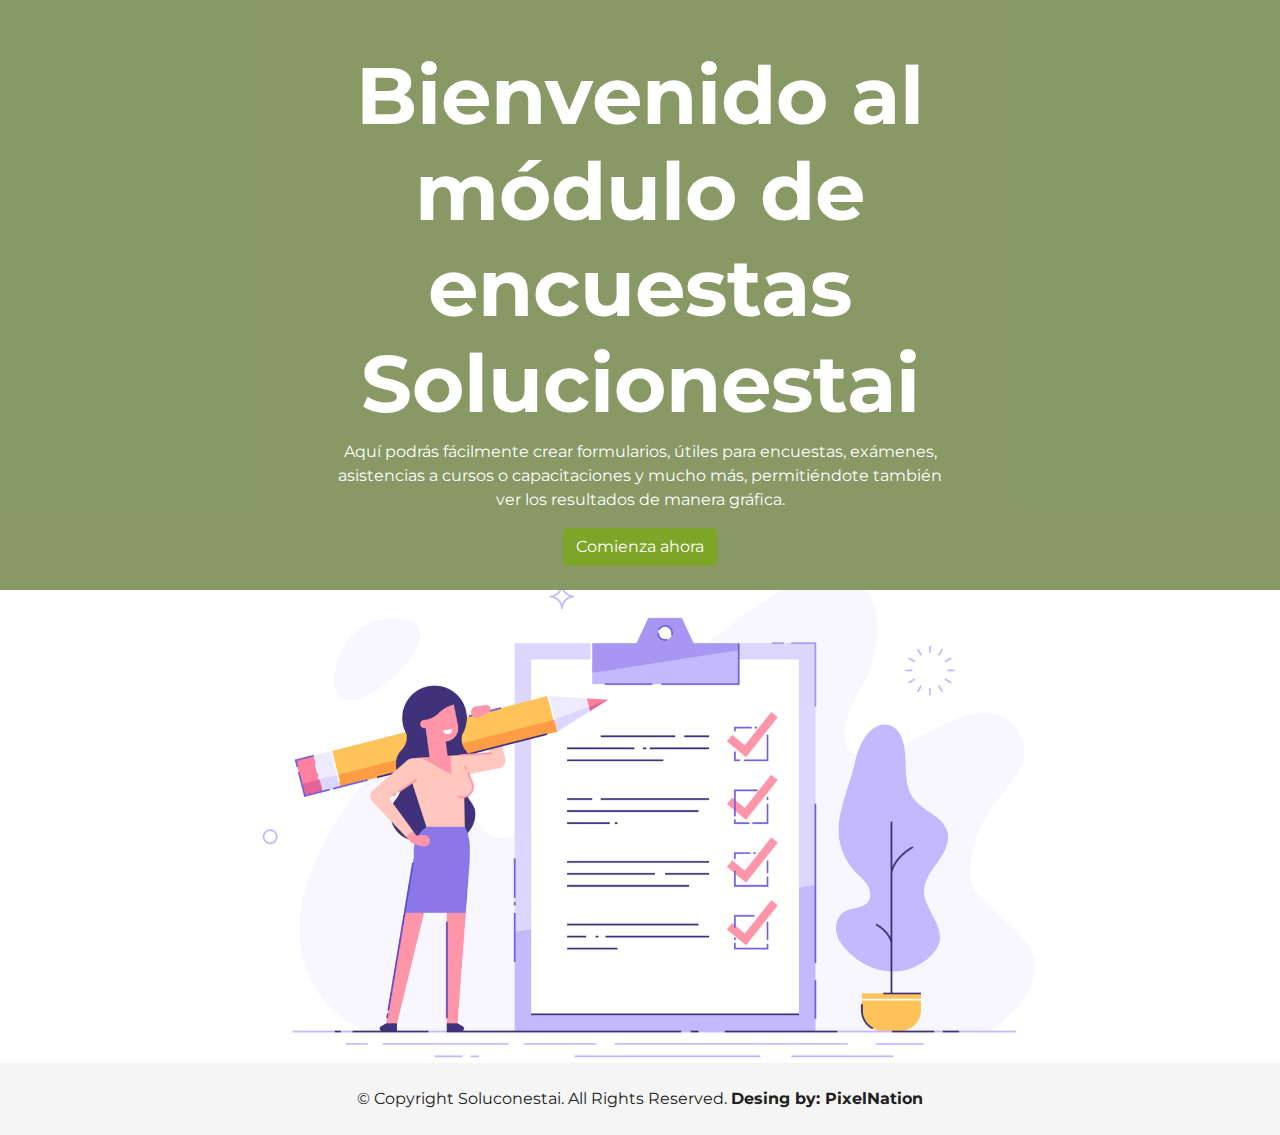
<file: index.html>
<!DOCTYPE html>
<html lang="en">
<head>
    <meta charset="UTF-8">
    <meta http-equiv="X-UA-Compatible" content="IE=edge">
    <meta name="viewport" content="width=device-width, initial-scale=1.0">
    
    <link href="https://cdn.jsdelivr.net/npm/bootstrap@5.1.3/dist/css/bootstrap.min.css" rel="stylesheet" integrity="sha384-1BmE4kWBq78iYhFldvKuhfTAU6auU8tT94WrHftjDbrCEXSU1oBoqyl2QvZ6jIW3" crossorigin="anonymous">
    <script src="https://cdn.jsdelivr.net/npm/bootstrap@5.1.3/dist/js/bootstrap.bundle.min.js" integrity="sha384-ka7Sk0Gln4gmtz2MlQnikT1wXgYsOg+OMhuP+IlRH9sENBO0LRn5q+8nbTov4+1p" crossorigin="anonymous"></script>
	<link rel="shortcut icon" href="./assets/img/favicon.ico" type="image/ico">
    <link rel="stylesheet" href="./assets/bootstrap/css/bootstrap.css">
    <link rel="stylesheet" href="./assets/css/style.css">
    <link rel="stylesheet" href="https://cdnjs.cloudflare.com/ajax/libs/font-awesome/6.0.0-beta2/css/all.min.css">
    <meta name="viewport" content="width=device-width, user-scalable=no, initial-scale=1.0, maximum-scale=1.0, minimum-scale=1.0">

	<!--Color de tema-->
	<meta name="theme-color" content="#608B41">

	<!--Optimización-->
	<meta name="MobileOptimized" content="width">
	<meta name="HandheldFriendly" content="true">

	<!--Apple-->
	<meta name="apple-mobile-web-app-capable" content="yes">
	<meta name="apple-mobile-web-app-status-bar-style" content="black-translucent">
	<link rel="apple-touch-icon" href="./assets/img/favicon.ico">
	<link rel="apple-touch-startup-image" href="./assets/img/favicon.ico">

	<link rel="manifest" href="./manifest.json">

	<script src="https://ajax.googleapis.com/ajax/libs/jquery/3.6.0/jquery.min.js"></script>
	<script src="./assets/js/main.js"></script>

    <title>LogIn</title>
</head>

<body>

<div class="container-fluid bg-green-l p-4">
	<div class="row justify-content-center mt-4">
		<div class="col-sm-6 text-center">
			<h1 class="display-1 fw-bolder">Bienvenido al módulo de encuestas Solucionestai</h1>
			<p>Aquí podrás fácilmente crear formularios, útiles para encuestas, exámenes, asistencias a cursos o
				capacitaciones y mucho más, permitiéndote también ver los resultados de manera gráfica.</p>

			<a href="./login.html" class="btn bg-green">Comienza ahora</a>
		</div>
	</div>
</div>

<div class="container-fluid text-center bg-white">
	<img class="img-fluid" width="900" src="./assets/img/encuesta.png">
</div>

<div class="container my-4 ">
    <div class="row">
        <div class="col-12 text-center">© Copyright Soluconestai. All Rights Reserved. <b>Desing by: PixelNation</b></div>
    </div>
</div>
</body>
</html>
</file>
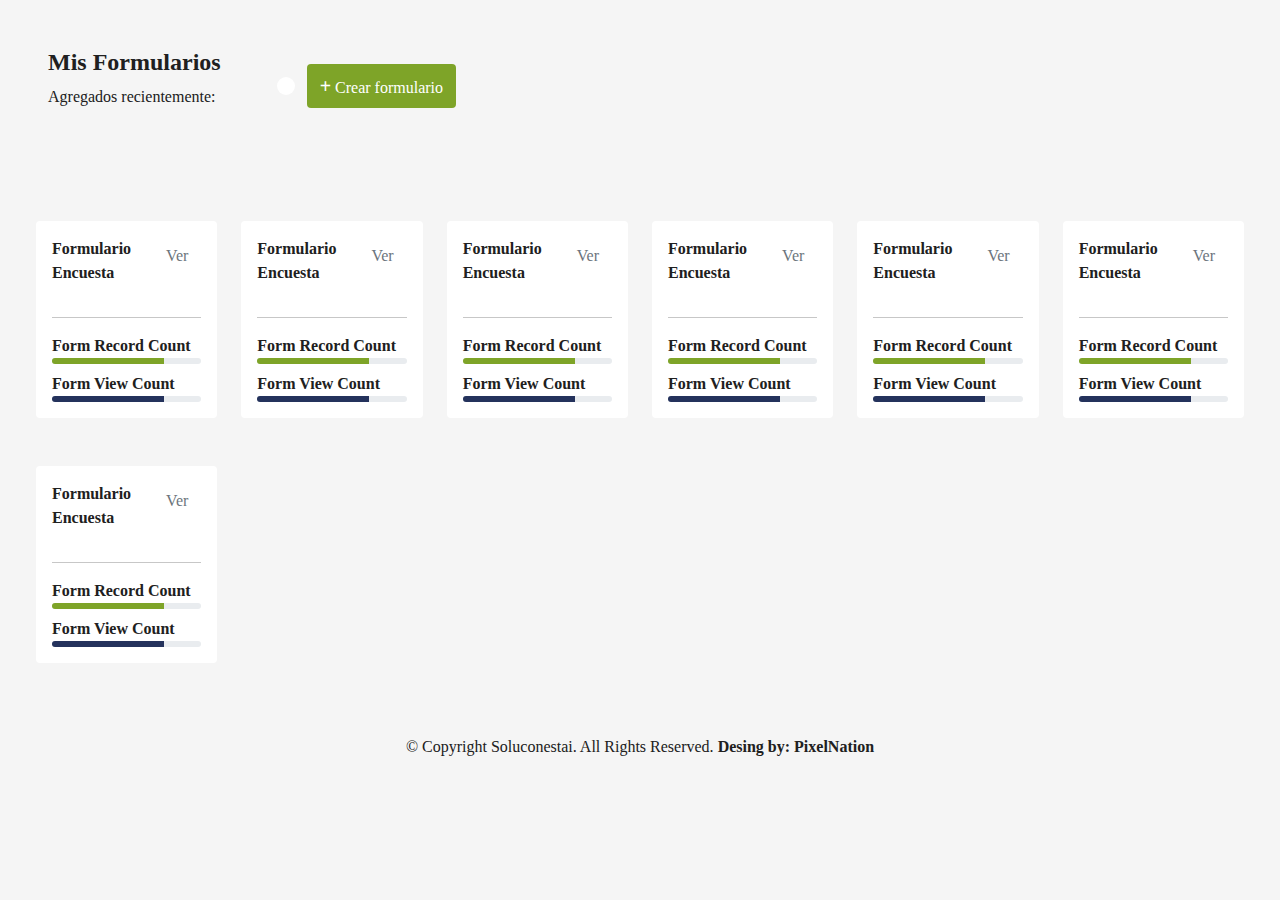
<file: agregar.html>
<!DOCTYPE html>
<html lang="en">
<head>
    <meta charset="UTF-8">
    <meta http-equiv="X-UA-Compatible" content="IE=edge">
    <meta name="viewport" content="width=device-width, initial-scale=1.0">
    
    <link href="https://cdn.jsdelivr.net/npm/bootstrap@5.1.3/dist/css/bootstrap.min.css" rel="stylesheet" integrity="sha384-1BmE4kWBq78iYhFldvKuhfTAU6auU8tT94WrHftjDbrCEXSU1oBoqyl2QvZ6jIW3" crossorigin="anonymous">
    <script src="https://cdn.jsdelivr.net/npm/bootstrap@5.1.3/dist/js/bootstrap.bundle.min.js" integrity="sha384-ka7Sk0Gln4gmtz2MlQnikT1wXgYsOg+OMhuP+IlRH9sENBO0LRn5q+8nbTov4+1p" crossorigin="anonymous"></script>
	<link rel="shortcut icon" href="./assets/img/favicon.ico" type="image/ico">
    <link rel="stylesheet" href="./assets/bootstrap/css/bootstrap.css">
    <link rel="stylesheet" href="./assets/css/style.css">
    <link rel="stylesheet" href="https://cdnjs.cloudflare.com/ajax/libs/font-awesome/6.0.0-beta2/css/all.min.css">
    <meta name="viewport" content="width=device-width, user-scalable=no, initial-scale=1.0, maximum-scale=1.0, minimum-scale=1.0">

	<!--Color de tema-->
	<meta name="theme-color" content="#608B41">

	<!--Optimización-->
	<meta name="MobileOptimized" content="width">
	<meta name="HandheldFriendly" content="true">

	<!--Apple-->
	<meta name="apple-mobile-web-app-capable" content="yes">
	<meta name="apple-mobile-web-app-status-bar-style" content="black-translucent">
	<link rel="apple-touch-icon" href="./assets/img/favicon.ico">
	<link rel="apple-touch-startup-image" href="./assets/img/favicon.ico">

	<link rel="manifest" href="manifest.json">

	<script src="https://ajax.googleapis.com/ajax/libs/jquery/3.6.0/jquery.min.js"></script>
	<script src="./assets/js/main.js"></script>

    <title>LogIn</title>
</head>

<body>

<div class="container-fluid">
	<div class="row align-items-center">
		<div class="col-sm-12 p-4 d-flex align-items-center">
			<div class="p-4">
				<h4 class="fw-bolder">Mis Formularios</h4>
				<p>Agregados recientemente: </p>
			</div>
			<div class="p-4">
				<a href="" class="mx-2 bg-white btn rounded-circle p-2 fa fa-search fs-5 my-3"></a>

				<a href="./forms.html" class="btn bg-green "> <span class="fw-bolder fs-5">+</span> Crear formulario</a>
			</div>
		</div>
	</div>

	<div class="row p-4">
		<div class="col-md-12">
			<div class="card-group row">
				<div class="col-md-2 my-4">
					<div class="card card-hover border-0" style="max-width: 16em;">
						<div class="card-body">
							<div class="d-flex justify-content-around">
								<p class="fw-bolder">Formulario Encuesta</p>
								<a class="btn text-muted" href="">Ver</a>
							</div>

							<hr>
							<div class="mt-2">
								<p class="m-0 fw-bolder">Form Record Count</p>
								<div class="progress" style="height: 6px;">
									<div class="progress-bar bg-green" role="progressbar" style="width: 75%"
										aria-valuenow="75" aria-valuemin="0" aria-valuemax="100"></div>
								</div>

								<div class="mt-2">
									<p class="m-0 fw-bolder">Form View Count</p>
									<div class="progress" style="height: 6px;">
										<div class="progress-bar bg-blue" role="progressbar" style="width: 75%"
											aria-valuenow="75" aria-valuemin="0" aria-valuemax="100"></div>
									</div>
								</div>
							</div>
						</div>
					</div>
				</div>

				<div class="col-md-2 my-4">
					<div class="card card-hover border-0" style="max-width: 16em;">
						<div class="card-body">
							<div class="d-flex justify-content-around">
								<p class="fw-bolder">Formulario Encuesta</p>
								<a class="btn text-muted" href="">Ver</a>
							</div>

							<hr>
							<div class="mt-2">
								<p class="m-0 fw-bolder">Form Record Count</p>
								<div class="progress" style="height: 6px;">
									<div class="progress-bar bg-green" role="progressbar" style="width: 75%"
										aria-valuenow="75" aria-valuemin="0" aria-valuemax="100"></div>
								</div>

								<div class="mt-2">
									<p class="m-0 fw-bolder">Form View Count</p>
									<div class="progress" style="height: 6px;">
										<div class="progress-bar bg-blue" role="progressbar" style="width: 75%"
											aria-valuenow="75" aria-valuemin="0" aria-valuemax="100"></div>
									</div>
								</div>
							</div>
						</div>
					</div>
				</div>

				<div class="col-md-2 my-4">
					<div class="card card-hover border-0" style="max-width: 16em;">
						<div class="card-body">
							<div class="d-flex justify-content-around">
								<p class="fw-bolder">Formulario Encuesta</p>
								<a class="btn text-muted" href="">Ver</a>
							</div>

							<hr>
							<div class="mt-2">
								<p class="m-0 fw-bolder">Form Record Count</p>
								<div class="progress" style="height: 6px;">
									<div class="progress-bar bg-green" role="progressbar" style="width: 75%"
										aria-valuenow="75" aria-valuemin="0" aria-valuemax="100"></div>
								</div>

								<div class="mt-2">
									<p class="m-0 fw-bolder">Form View Count</p>
									<div class="progress" style="height: 6px;">
										<div class="progress-bar bg-blue" role="progressbar" style="width: 75%"
											aria-valuenow="75" aria-valuemin="0" aria-valuemax="100"></div>
									</div>
								</div>
							</div>
						</div>
					</div>
				</div>

				<div class="col-md-2 my-4">
					<div class="card card-hover border-0" style="max-width: 16em;">
						<div class="card-body">
							<div class="d-flex justify-content-around">
								<p class="fw-bolder">Formulario Encuesta</p>
								<a class="btn text-muted" href="">Ver</a>
							</div>

							<hr>
							<div class="mt-2">
								<p class="m-0 fw-bolder">Form Record Count</p>
								<div class="progress" style="height: 6px;">
									<div class="progress-bar bg-green" role="progressbar" style="width: 75%"
										aria-valuenow="75" aria-valuemin="0" aria-valuemax="100"></div>
								</div>

								<div class="mt-2">
									<p class="m-0 fw-bolder">Form View Count</p>
									<div class="progress" style="height: 6px;">
										<div class="progress-bar bg-blue" role="progressbar" style="width: 75%"
											aria-valuenow="75" aria-valuemin="0" aria-valuemax="100"></div>
									</div>
								</div>
							</div>
						</div>
					</div>
				</div>

				<div class="col-md-2 my-4">
					<div class="card card-hover border-0" style="max-width: 16em;">
						<div class="card-body">
							<div class="d-flex justify-content-around">
								<p class="fw-bolder">Formulario Encuesta</p>
								<a class="btn text-muted" href="">Ver</a>
							</div>

							<hr>
							<div class="mt-2">
								<p class="m-0 fw-bolder">Form Record Count</p>
								<div class="progress" style="height: 6px;">
									<div class="progress-bar bg-green" role="progressbar" style="width: 75%"
										aria-valuenow="75" aria-valuemin="0" aria-valuemax="100"></div>
								</div>

								<div class="mt-2">
									<p class="m-0 fw-bolder">Form View Count</p>
									<div class="progress" style="height: 6px;">
										<div class="progress-bar bg-blue" role="progressbar" style="width: 75%"
											aria-valuenow="75" aria-valuemin="0" aria-valuemax="100"></div>
									</div>
								</div>
							</div>
						</div>
					</div>
				</div>

				<div class="col-md-2 my-4">
					<div class="card card-hover border-0" style="max-width: 16em;">
						<div class="card-body">
							<div class="d-flex justify-content-around">
								<p class="fw-bolder">Formulario Encuesta</p>
								<a class="btn text-muted" href="">Ver</a>
							</div>

							<hr>
							<div class="mt-2">
								<p class="m-0 fw-bolder">Form Record Count</p>
								<div class="progress" style="height: 6px;">
									<div class="progress-bar bg-green" role="progressbar" style="width: 75%"
										aria-valuenow="75" aria-valuemin="0" aria-valuemax="100"></div>
								</div>

								<div class="mt-2">
									<p class="m-0 fw-bolder">Form View Count</p>
									<div class="progress" style="height: 6px;">
										<div class="progress-bar bg-blue" role="progressbar" style="width: 75%"
											aria-valuenow="75" aria-valuemin="0" aria-valuemax="100"></div>
									</div>
								</div>
							</div>
						</div>
					</div>
				</div>


				<div class="col-md-2 my-4">
					<div class="card card-hover border-0" style="max-width: 16em;">
						<div class="card-body">
							<div class="d-flex justify-content-around">
								<p class="fw-bolder">Formulario Encuesta</p>
								<a class="btn text-muted" href="">Ver</a>
							</div>

							<hr>
							<div class="mt-2">
								<p class="m-0 fw-bolder">Form Record Count</p>
								<div class="progress" style="height: 6px;">
									<div class="progress-bar bg-green" role="progressbar" style="width: 75%"
										aria-valuenow="75" aria-valuemin="0" aria-valuemax="100"></div>
								</div>

								<div class="mt-2">
									<p class="m-0 fw-bolder">Form View Count</p>
									<div class="progress" style="height: 6px;">
										<div class="progress-bar bg-blue" role="progressbar" style="width: 75%"
											aria-valuenow="75" aria-valuemin="0" aria-valuemax="100"></div>
									</div>
								</div>
							</div>
						</div>
					</div>
				</div>
				
			</div>

		</div>
	</div>
</div>

<div class="container my-4 ">
    <div class="row">
        <div class="col-12 text-center">© Copyright Soluconestai. All Rights Reserved. <b>Desing by: PixelNation</b></div>
    </div>
</div>
</body>
</html>
</file>
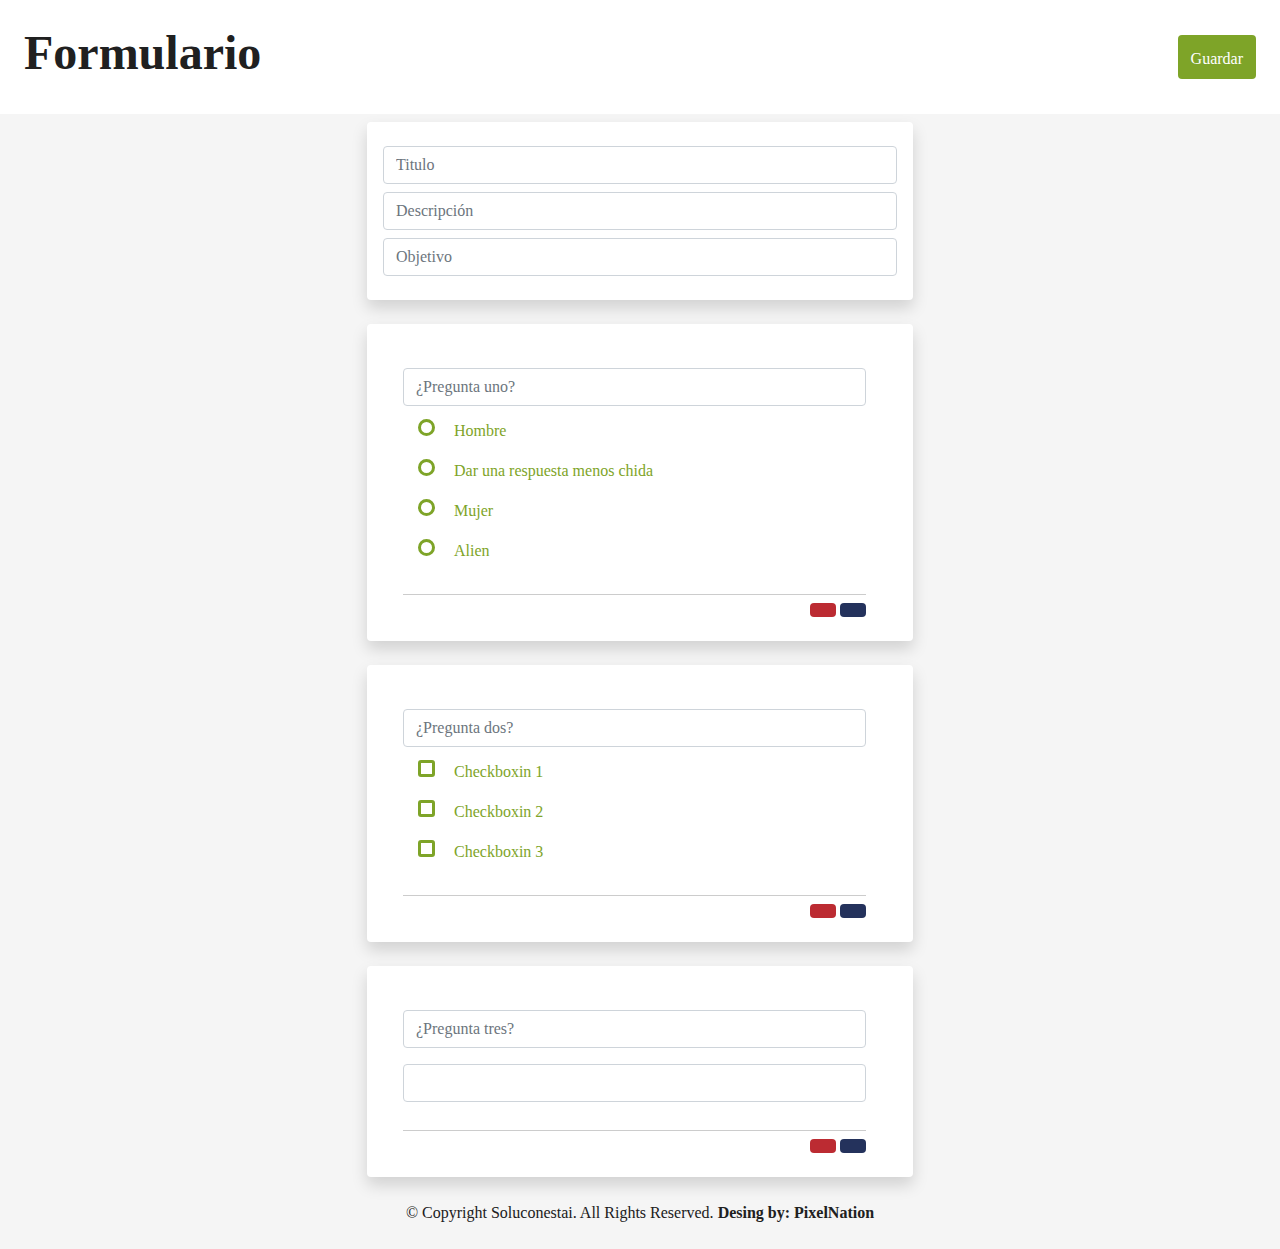
<file: forms.html>
<!DOCTYPE html>
<html lang="en">
<head>
<!DOCTYPE html>
<html lang="en">
<head>
    <meta charset="UTF-8">
    <meta http-equiv="X-UA-Compatible" content="IE=edge">
    <meta name="viewport" content="width=device-width, initial-scale=1.0">
    
    <link href="https://cdn.jsdelivr.net/npm/bootstrap@5.1.3/dist/css/bootstrap.min.css" rel="stylesheet" integrity="sha384-1BmE4kWBq78iYhFldvKuhfTAU6auU8tT94WrHftjDbrCEXSU1oBoqyl2QvZ6jIW3" crossorigin="anonymous">
    <script src="https://cdn.jsdelivr.net/npm/bootstrap@5.1.3/dist/js/bootstrap.bundle.min.js" integrity="sha384-ka7Sk0Gln4gmtz2MlQnikT1wXgYsOg+OMhuP+IlRH9sENBO0LRn5q+8nbTov4+1p" crossorigin="anonymous"></script>
	<link rel="shortcut icon" href="./assets/img/favicon.ico" type="image/ico">
    <link rel="stylesheet" href="./assets/bootstrap/css/bootstrap.css">
    <link rel="stylesheet" href="./assets/css/style.css">
    <link rel="stylesheet" href="https://cdnjs.cloudflare.com/ajax/libs/font-awesome/6.0.0-beta2/css/all.min.css">
    <meta name="viewport" content="width=device-width, user-scalable=no, initial-scale=1.0, maximum-scale=1.0, minimum-scale=1.0">

	<!--Color de tema-->
	<meta name="theme-color" content="#608B41">

	<!--Optimización-->
	<meta name="MobileOptimized" content="width">
	<meta name="HandheldFriendly" content="true">

	<!--Apple-->
	<meta name="apple-mobile-web-app-capable" content="yes">
	<meta name="apple-mobile-web-app-status-bar-style" content="black-translucent">
	<link rel="apple-touch-icon" href="./assets/img/favicon.ico">
	<link rel="apple-touch-startup-image" href="./assets/img/favicon.ico">

	<link rel="manifest" href="manifest.json">

	<script src="https://ajax.googleapis.com/ajax/libs/jquery/3.6.0/jquery.min.js"></script>
	<script src="./assets/js/main.js"></script>

    <title>LogIn</title>
</head>

<body>

<div class="container-fluid bg-white p-4 d-flex align-items-center justify-content-between">
	<h1 class="display-5 fw-bolder">Formulario</h1>
	<a href="" class="btn bg-green"><span class="fw-bolder fs-5"></span>
			Guardar</a>
</div>


<div class="container my-2">
	<div class="row justify-content-center align-items-center">
		<div class="col-sm-6">
			<div class="card-body shadow p-3 bg-white rounded">
				<input type="text" class="form-control my-2" id="formGroupExampleInput" placeholder="Titulo">

				<input type="text" class="form-control my-2" id="formGroupExampleInput" placeholder="Descripción">

				<input type="text" class="form-control my-2" id="formGroupExampleInput" placeholder="Objetivo">

			</div>
		</div>
	</div>

	<div class="row my-4 justify-content-center align-items-center">
		<div class="col-sm-6">
			<div class="card-body shadow p-3 bg-white rounded">
				<div class="wrap">
					<form action="" class="formulario">
						<div class="radio d-flex flex-column">
							<input type="text" class="form-control my-2" id="formGroupExampleInput"
								placeholder="¿Pregunta uno?">

							<div class="d-flex">
								<div class="">
									<input type="radio" name="sexo" id="hombre">
									<label for="hombre">Hombre</label>
								</div>
								<div class="">
									<div class="my-2">
										<i class="mx-2 bg-white text-danger btn rounded-circle fa fa-window-close"></i>

									</div>
								</div>
							</div>


							<div class="d-flex">
								<div class="">
									<input type="radio" name="sexo" id="men">
									<label for="men">Dar una respuesta menos chida</label>
								</div>
								<div class="">
									<div class="my-2">
										<i class="mx-2 bg-white text-danger btn rounded-circle fa fa-window-close"></i>

									</div>
								</div>
							</div>

							<div class="d-flex">
								<div class="">
									<input type="radio" name="sexo" id="mujer">
									<label for="mujer">Mujer</label>
								</div>
								<div class="">
									<div class="my-2">
										<i class="mx-2 bg-white text-danger btn rounded-circle fa fa-window-close"></i>

									</div>
								</div>
							</div>

							<div class="d-flex">
								<div class="">
									<input type="radio" name="sexo" id="alien">
									<label for="alien">Alien</label>
								</div>
								<div class="">
									<div class="my-2">
										<i class="mx-2 bg-white text-danger btn rounded-circle fa fa-window-close"></i>
									</div>
								</div>
							</div>

						</div>
					</form>
					<div class="text-end">
						<a href="" class="btn bg-red fa fa-trash-alt my-2 w-10"></a>
						<a href="" class="btn bg-blue fa fa-plus-square my-2 w-10"></a>
					</div>

				</div>
			</div>
		</div>
	</div>


	<div class="row justify-content-center align-items-center">
		<div class="col-sm-6">
			<div class="card-body shadow p-3 bg-white rounded">
				<div class="wrap">
					<form action="" class="formulario">
						<div class="checkbox d-flex flex-column">
							
							<input type="text" class="form-control my-2" placeholder="¿Pregunta dos?">

							<div class="d-flex">
								<div class="">
								<input type="checkbox" name="checkbox" id="checkbox1">
								<label for="checkbox1">Checkboxin 1</label>
								</div>
								<div class="">
									<div class="my-2">
										<i class="mx-2 bg-white text-danger btn rounded-circle fa fa-window-close"></i>
									</div>
								</div>
							</div>

							<div class="d-flex">
								<div class="">
								<input type="checkbox" name="checkbox2" id="checkbox2">
								<label for="checkbox2">Checkboxin 2</label>
								</div>
								<div class="">
									<div class="my-2">
										<i class="mx-2 bg-white text-danger btn rounded-circle fa fa-window-close"></i>
									</div>
								</div>
							</div>

							<div class="d-flex">
								<div class="">
								<input type="checkbox" name="checkbox" id="checkbox3">
								<label for="checkbox3">Checkboxin 3</label>
								</div>
								<div class="">
									<div class="my-2">
										<i class="mx-2 bg-white text-danger btn rounded-circle fa fa-window-close"></i>
									</div>
								</div>
							</div>

						</div>
					</form>
					<div class="text-end">
						<a href="" class="btn bg-red fa fa-trash-alt my-2 w-10"></a>
						<a href="" class="btn bg-blue fa fa-plus-square my-2 w-10"></a>
					</div>

				</div>
			</div>
		</div>
	</div>




	<div class="row justify-content-center align-items-center my-4">
		<div class="col-sm-6">
			<div class="card-body shadow p-3 bg-white rounded">
				<div class="wrap">
					<form action="" class="formulario">
						<div class="checkbox d-flex flex-column">
							<input type="text" class="form-control my-2" placeholder="¿Pregunta tres?">
							<input class="my-2 form-control " type="text" name="textbox" id="texto">
							
						</div>
					</form>
					<div class="text-end">
						<a href="" class="btn bg-red fa fa-trash-alt my-2 w-10"></a>
						<a href="" class="btn bg-blue fa fa-plus-square my-2 w-10"></a>
					</div>

				</div>
			</div>
		</div>
	</div>
</div>

<div class="container my-4 ">
    <div class="row">
        <div class="col-12 text-center">© Copyright Soluconestai. All Rights Reserved. <b>Desing by: PixelNation</b></div>
    </div>
</div>
</body>
</html>
</file>
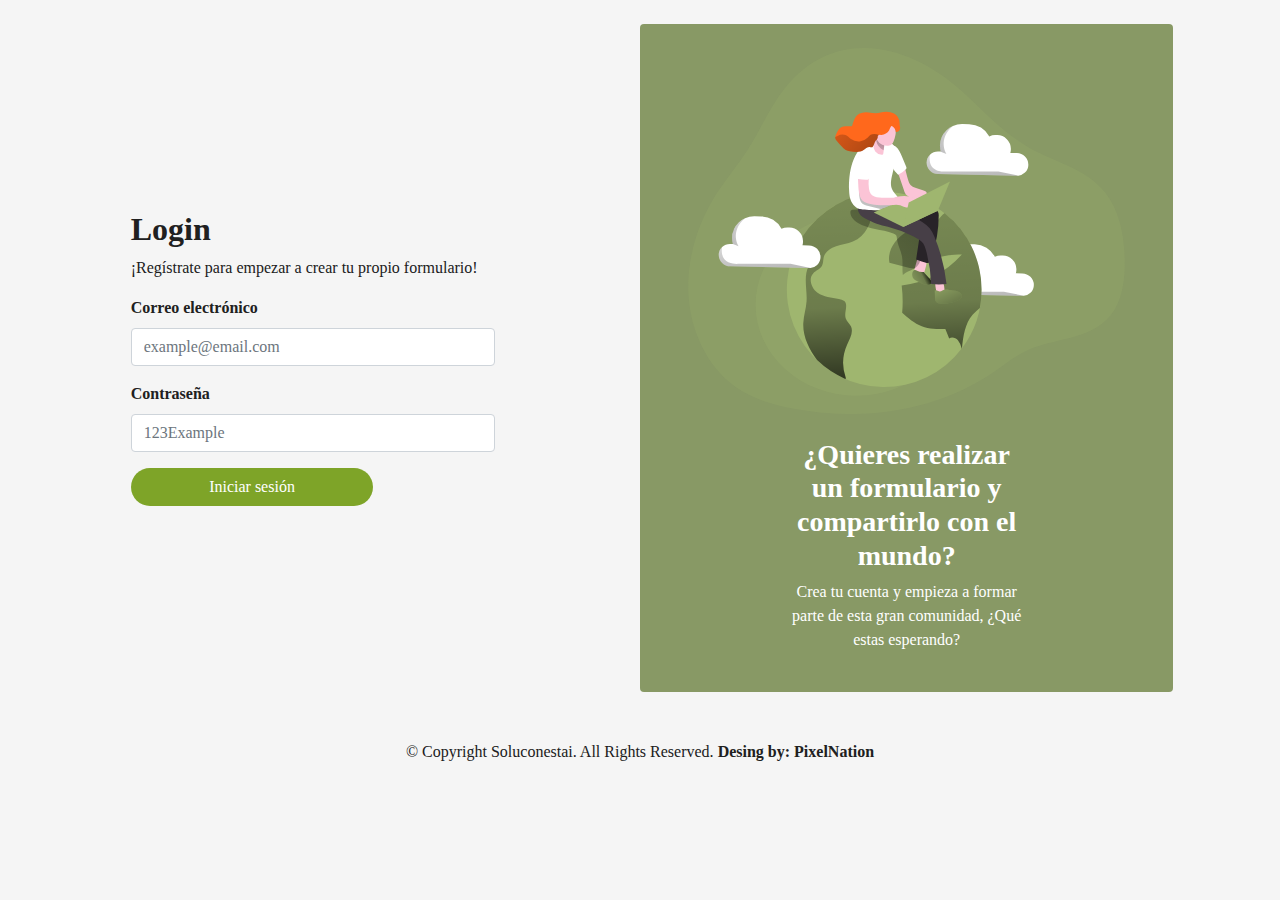
<file: login.html>
<!DOCTYPE html>
<html lang="en">
<head>
    <meta charset="UTF-8">
    <meta http-equiv="X-UA-Compatible" content="IE=edge">
    <meta name="viewport" content="width=device-width, initial-scale=1.0">
    
    <link href="https://cdn.jsdelivr.net/npm/bootstrap@5.1.3/dist/css/bootstrap.min.css" rel="stylesheet" integrity="sha384-1BmE4kWBq78iYhFldvKuhfTAU6auU8tT94WrHftjDbrCEXSU1oBoqyl2QvZ6jIW3" crossorigin="anonymous">
    <script src="https://cdn.jsdelivr.net/npm/bootstrap@5.1.3/dist/js/bootstrap.bundle.min.js" integrity="sha384-ka7Sk0Gln4gmtz2MlQnikT1wXgYsOg+OMhuP+IlRH9sENBO0LRn5q+8nbTov4+1p" crossorigin="anonymous"></script>
	<link rel="shortcut icon" href="./assets/img/favicon.ico" type="image/ico">
    <link rel="stylesheet" href="./assets/bootstrap/css/bootstrap.css">
    <link rel="stylesheet" href="./assets/css/style.css">
    <link rel="stylesheet" href="https://cdnjs.cloudflare.com/ajax/libs/font-awesome/6.0.0-beta2/css/all.min.css">
    <meta name="viewport" content="width=device-width, user-scalable=no, initial-scale=1.0, maximum-scale=1.0, minimum-scale=1.0">

	<!--Color de tema-->
	<meta name="theme-color" content="#608B41">

	<!--Optimización-->
	<meta name="MobileOptimized" content="width">
	<meta name="HandheldFriendly" content="true">

	<!--Apple-->
	<meta name="apple-mobile-web-app-capable" content="yes">
	<meta name="apple-mobile-web-app-status-bar-style" content="black-translucent">
	<link rel="apple-touch-icon" href="assets/img/favicon.ico">
	<link rel="apple-touch-startup-image" href="./assets/img/favicon.ico">

	<link rel="manifest" href="manifest.json">

	<script src="https://ajax.googleapis.com/ajax/libs/jquery/3.6.0/jquery.min.js"></script>
	<script src="./assets/js/main.js"></script>

    <title>LogIn</title>
</head>

<body>
<div class="container-fluid">
        <div class="row justify-content-center align-items-center">
            <div class="col-sm-5 p-4">


                <h2 class="fw-bolder">Login</h2>
                <p>¡Regístrate para empezar a crear tu propio formulario!</p>
                <div class="mb-3 w-75">
                    <label for="formGroupExampleInput" class="form-label fw-bolder">Correo electrónico</label>
                    <input type="text" class="form-control" id="formGroupExampleInput"
                        placeholder="example@email.com">
                </div>
                <div class="mb-3 w-75">
                    <label for="formGroupExampleInput2" class="form-label fw-bolder">Contraseña</label>
                    <input type="text" class="form-control" id="formGroupExampleInput2"
                        placeholder="123Example">
                </div>
                <div class="col-sm-6 d-grid text-center">
	<a href="agregar.html" class="btn bg-green rounded-pill">Iniciar sesión</a>
                </div>

            </div>

            <div class="col-sm-5 bg-green-l p-4 h-100 rounded my-4 d-flex align-items-center justify-content-center">
                <div class="text-center">
                    <img src="./assets/img/web-1.svg" width="100%">

                    <div class="mt-4 w-50 m-auto">
                        <h3 class="fw-bolder">¿Quieres realizar un formulario y compartirlo con el mundo?<br></h3>
                        <p>Crea tu cuenta y empieza a formar parte de esta gran comunidad, ¿Qué estas esperando?</p>
                    </div>
                </div>

            </div>
        </div>
    </div>

<div class="container my-4 ">
    <div class="row">
        <div class="col-12 text-center">© Copyright Soluconestai. All Rights Reserved. <b>Desing by: PixelNation</b></div>
    </div>
</div>
</body>
</html>
</file>
<file: assets/css/style.css>
@import url('https://fonts.googleapis.com/css2?family=Montserrat:wght@300;400;800&display=swap');


body {
	font-family: 'Montserrat', sans-serif;
	background-color: #f5f5f5;
	color: #202020;
}

.bg-green {
	background-color: #7ea428;
	color: white;
}

.bg-blue {
	background-color: #24325c;
	color: white;
}

.bg-blue:hover {
	color: #ccc !important;
}

.bg-red {
	background-color: #bc2b32;
	color: white;
}

.bg-green-l {
	background-color: #6f8545d0;
	color: white;
}

.bg-gray-1 {
	background-color: #f5f5f5;
	color: black;
}

.card-hover {
	transition: all 400ms ease-in-out;

}

.card-hover:hover {
	transform: scale(1.05);
}

/*Form*/

* {
	box-sizing: border-box;
	-webkit-box-sizing: border-box;
	-moz-box-sizing: border-box;
	margin: 0;
	padding: 0;
}

body {
	font-size: 16px;
	background-color: #f5f5f5;
	font-family: 'Montserrat';
}

.wrap {
	width: 90%;
	max-width: 1000px;
	margin: 0 20px;
	/*margin: auto;*/
}

.formulario h2 {
	font-size: 16px;
	color: #001F3F;
	margin-bottom: 20px;
	margin-left: 20px;
}

.formulario>div {
	padding: 20px 0;
	border-bottom: 1px solid #ccc;
}

.formulario {
	/* --------------------------------------- */
	/* ----- Radio Button */
	/* --------------------------------------- */
	/* --------------------------------------- */
	/* ----- Checkbox */
	/* --------------------------------------- */
}

.formulario h2 {
	font-size: 16px;
	color: #173f00;
	margin-bottom: 20px;
	margin-left: 20px;
}

.formulario>div {
	padding: 20px 0;
	border-bottom: 1px solid #ccc;
}

.formulario .radio label,
.formulario .checkbox label {
	display: inline-block;
	cursor: pointer;
	color: #7ea428;
	position: relative;
	padding: 5px 15px 5px 51px;
	font-size: 1em;
	border-radius: 5px;
	-webkit-transition: all 0.3s ease;
	-o-transition: all 0.3s ease;
	transition: all 0.3s ease;
}

.formulario .radio label:hover,
.formulario .checkbox label:hover {
	background: #ecfcd0d2;
}

.formulario .radio label:before,
.formulario .checkbox label:before {
	content: "";
	display: inline-block;
	width: 17px;
	height: 17px;
	position: absolute;
	left: 15px;
	border-radius: 50%;
	background: none;
	border: 3px solid #7ea428;
}

.formulario input[type="radio"] {
	display: none;
}

.formulario input[type="radio"]:checked+label:before {
	display: none;
}

.formulario input[type="radio"]:checked+label {
	padding: 5px 15px;
	background: #7ea428;
	border-radius: 2px;
	color: #fff;
}

.formulario .checkbox label:before {
	border-radius: 3px;
}

.formulario .checkbox input[type="checkbox"] {
	display: none;
}

.formulario .checkbox input[type="checkbox"]:checked+label:before {
	display: none;
}

.formulario .checkbox input[type="checkbox"]:checked+label {
	background: #7ea428;
	color: #fff;
	padding: 5px 15px;
}
</file>
